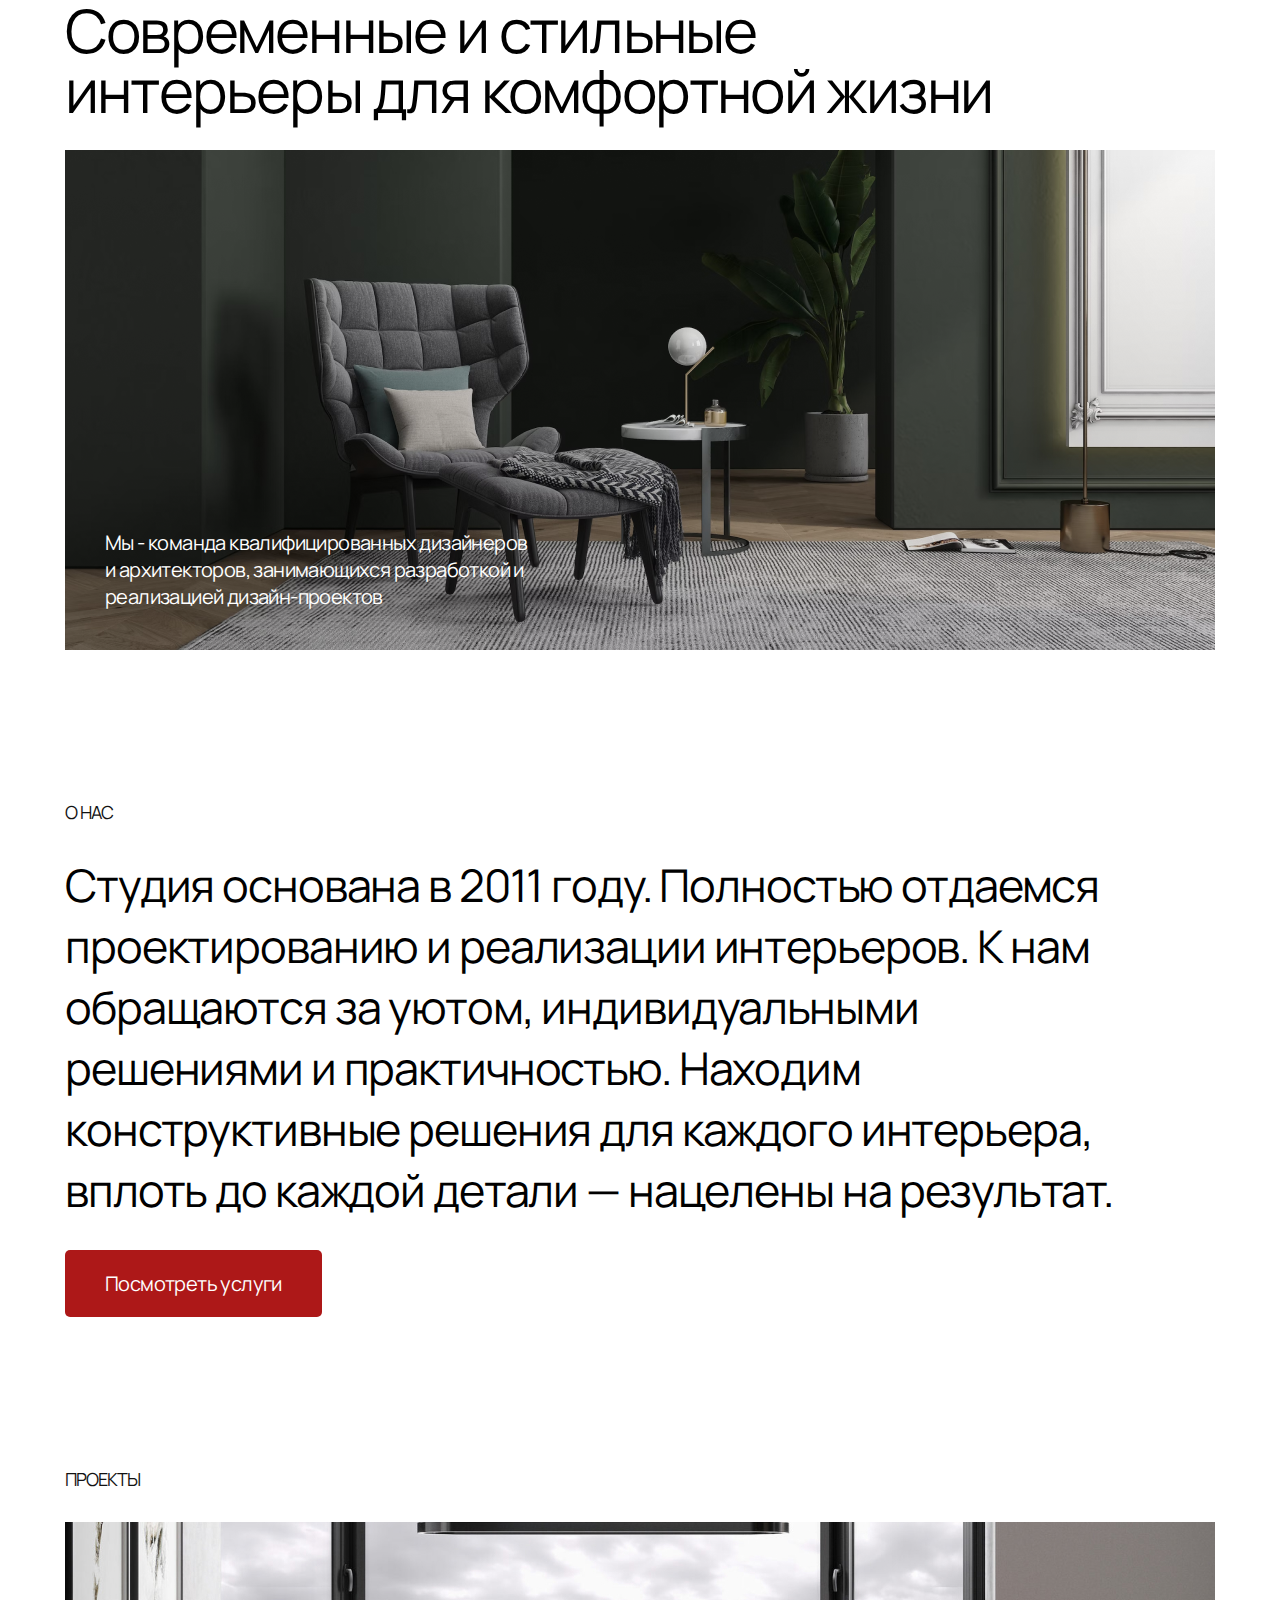
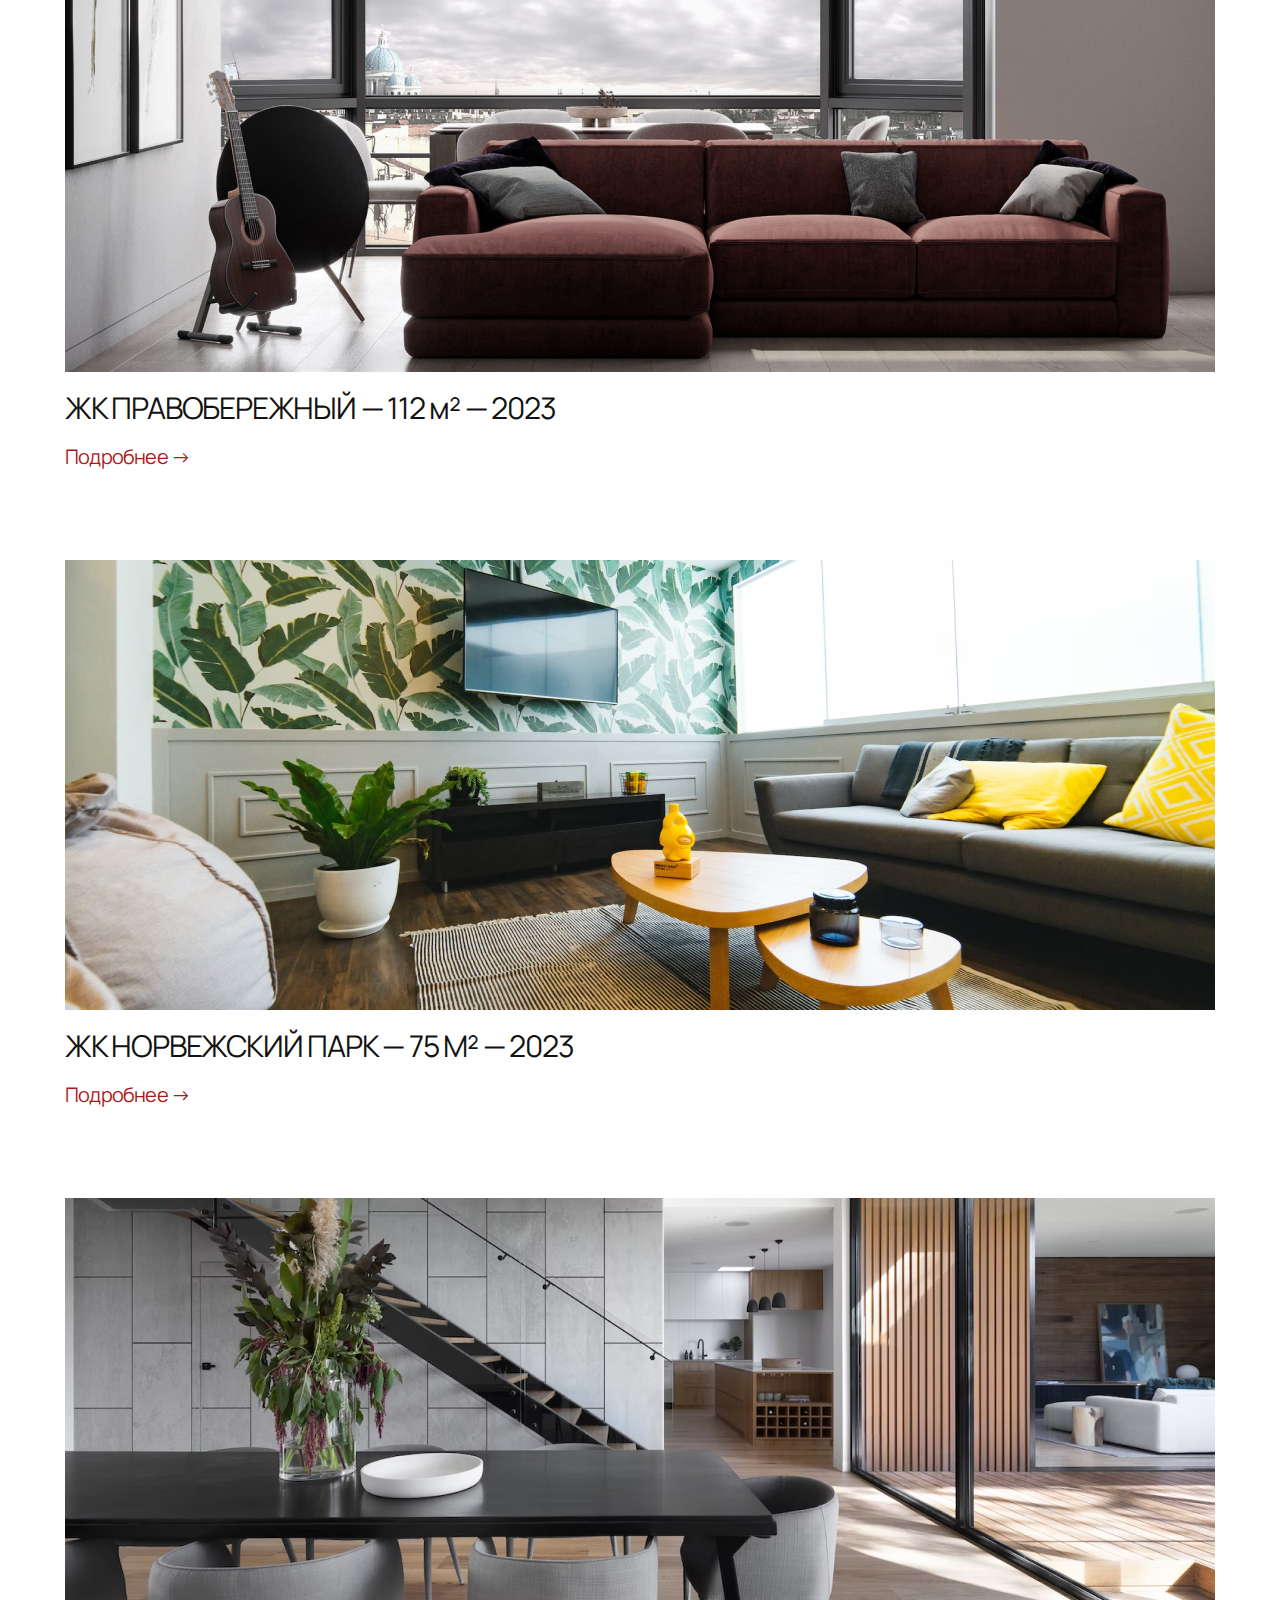
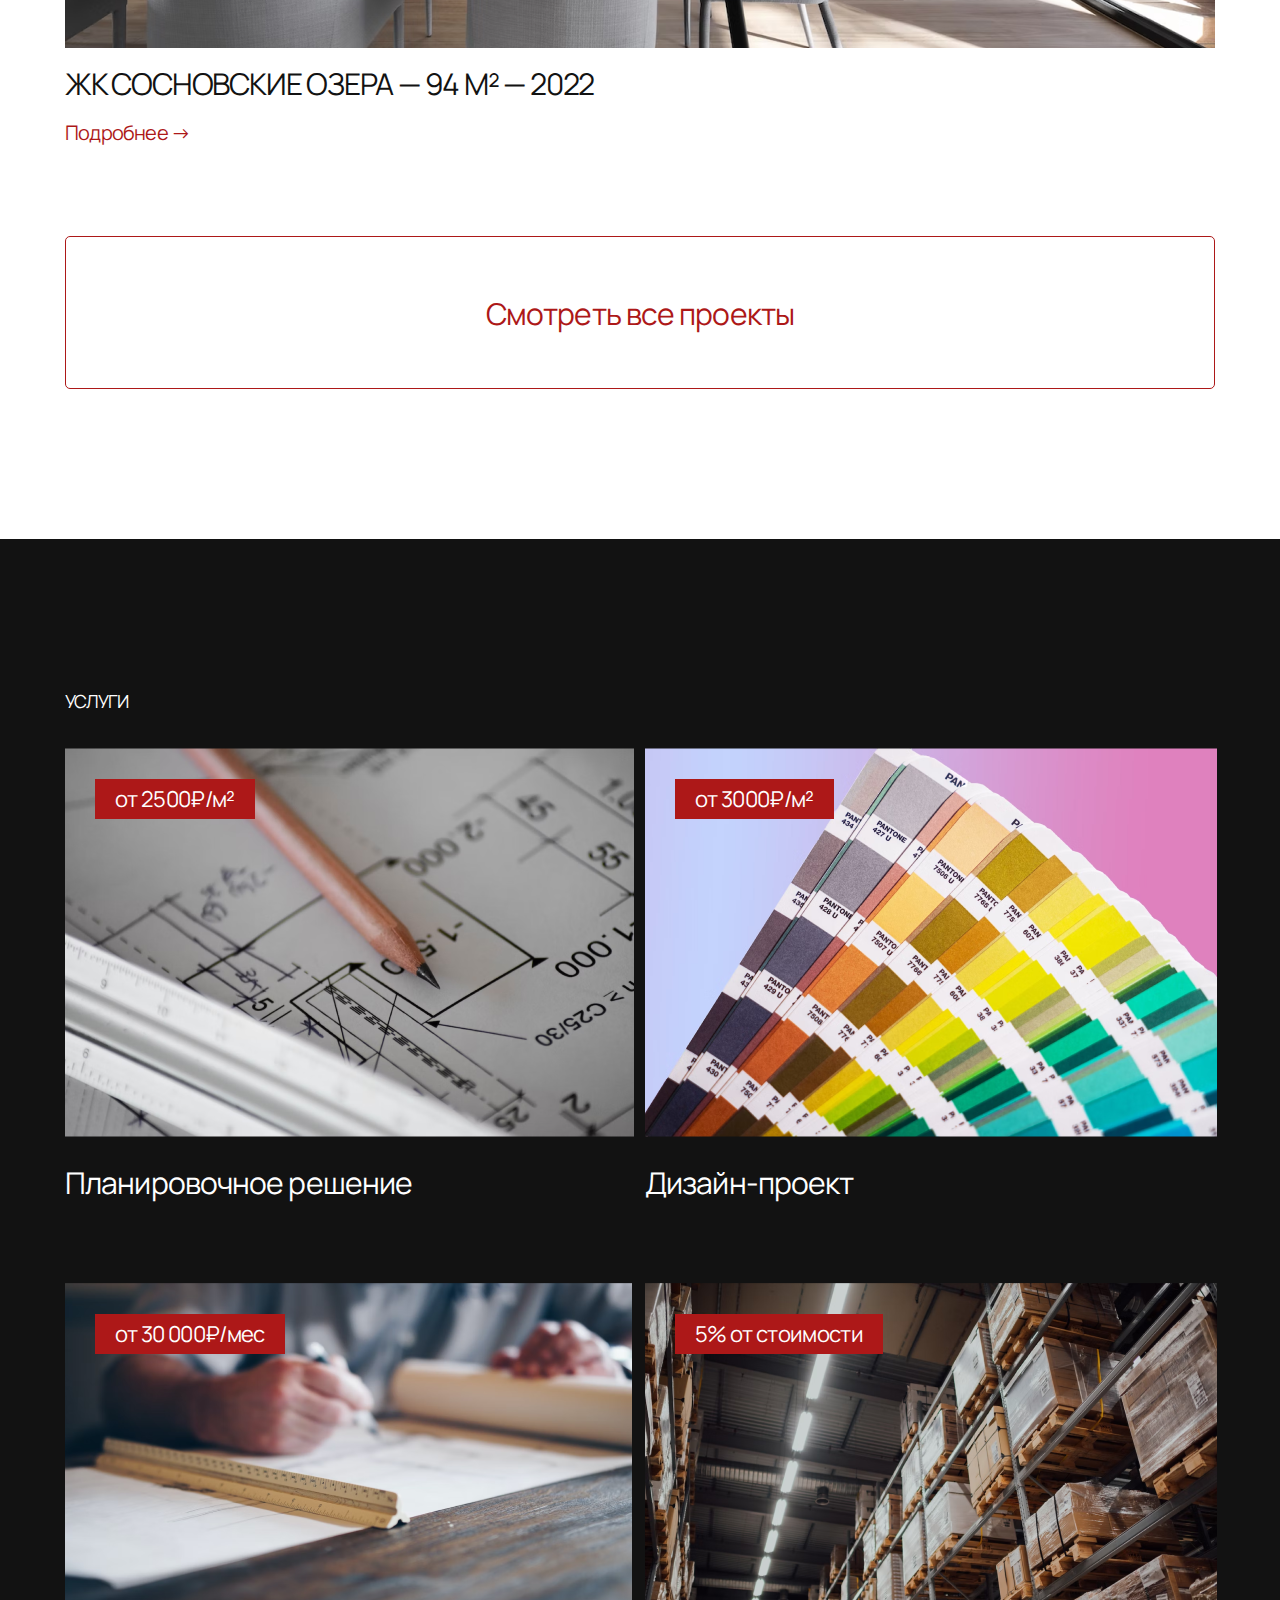
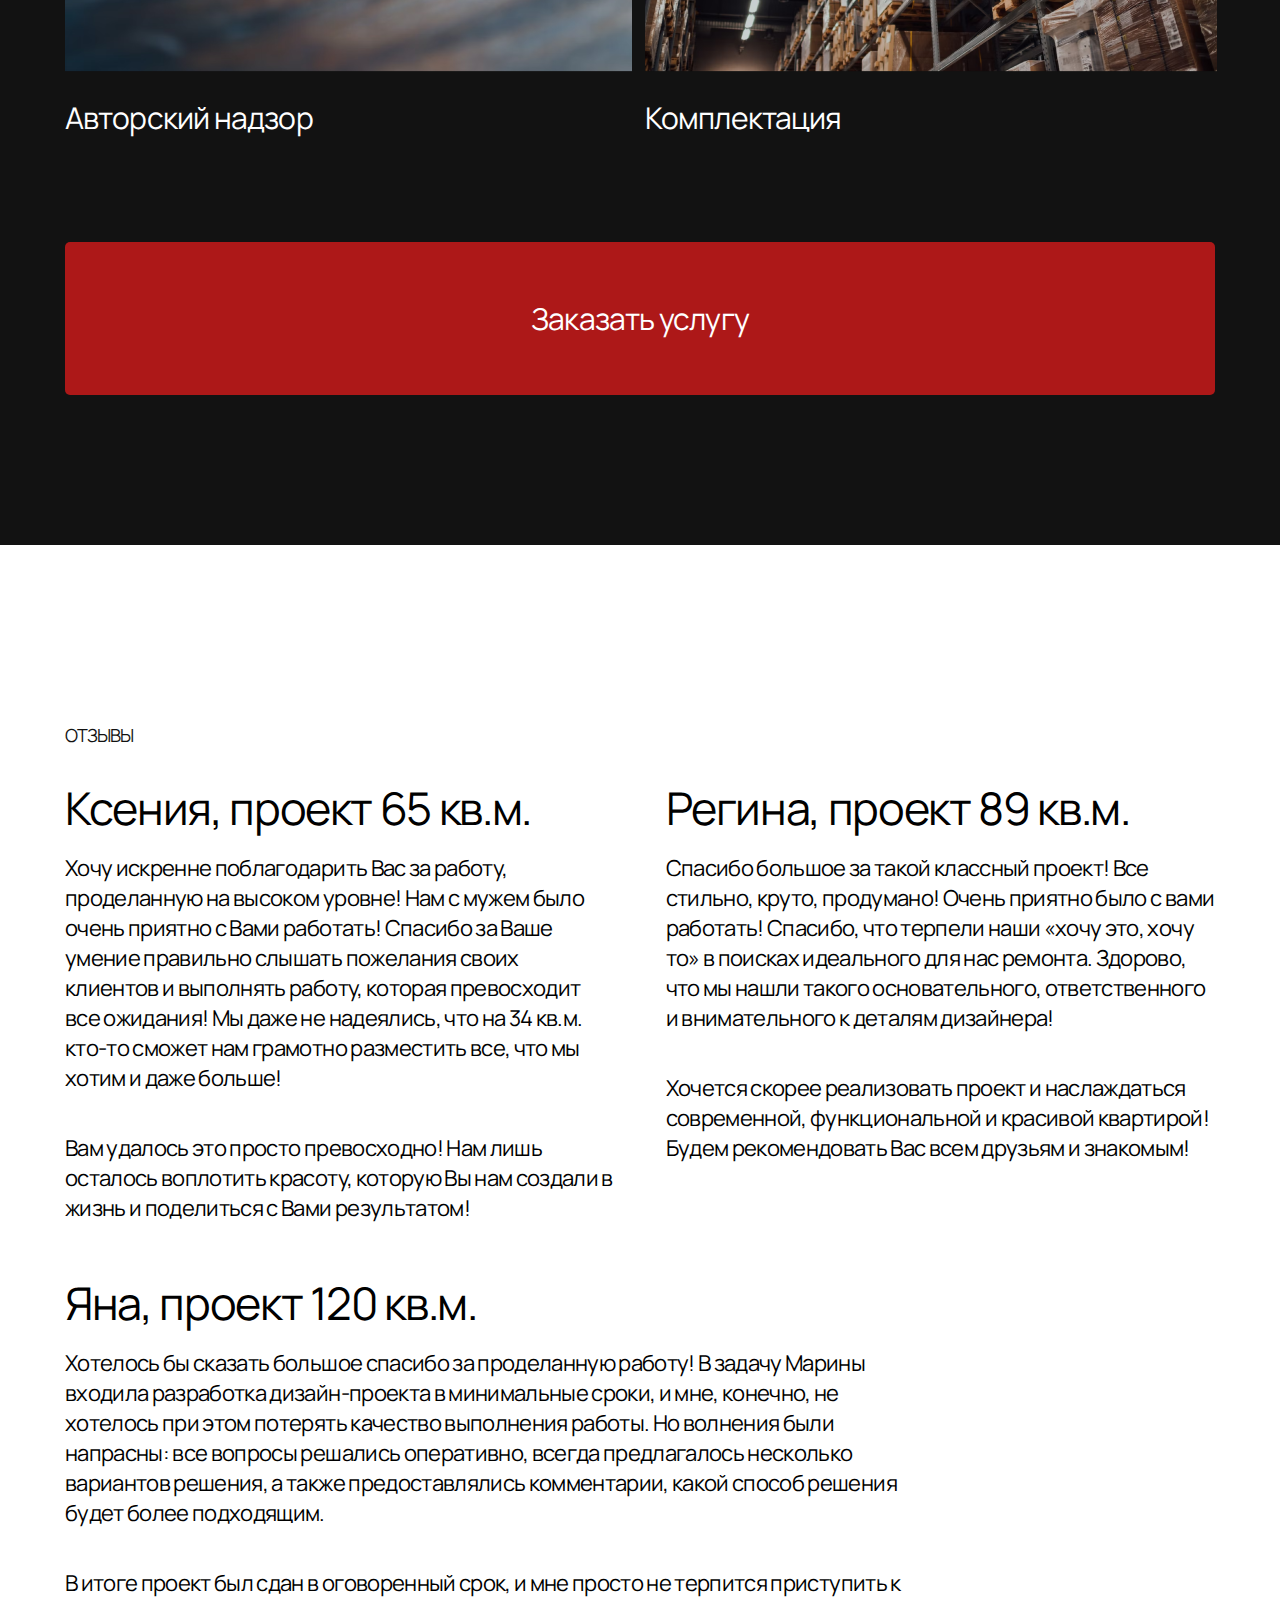
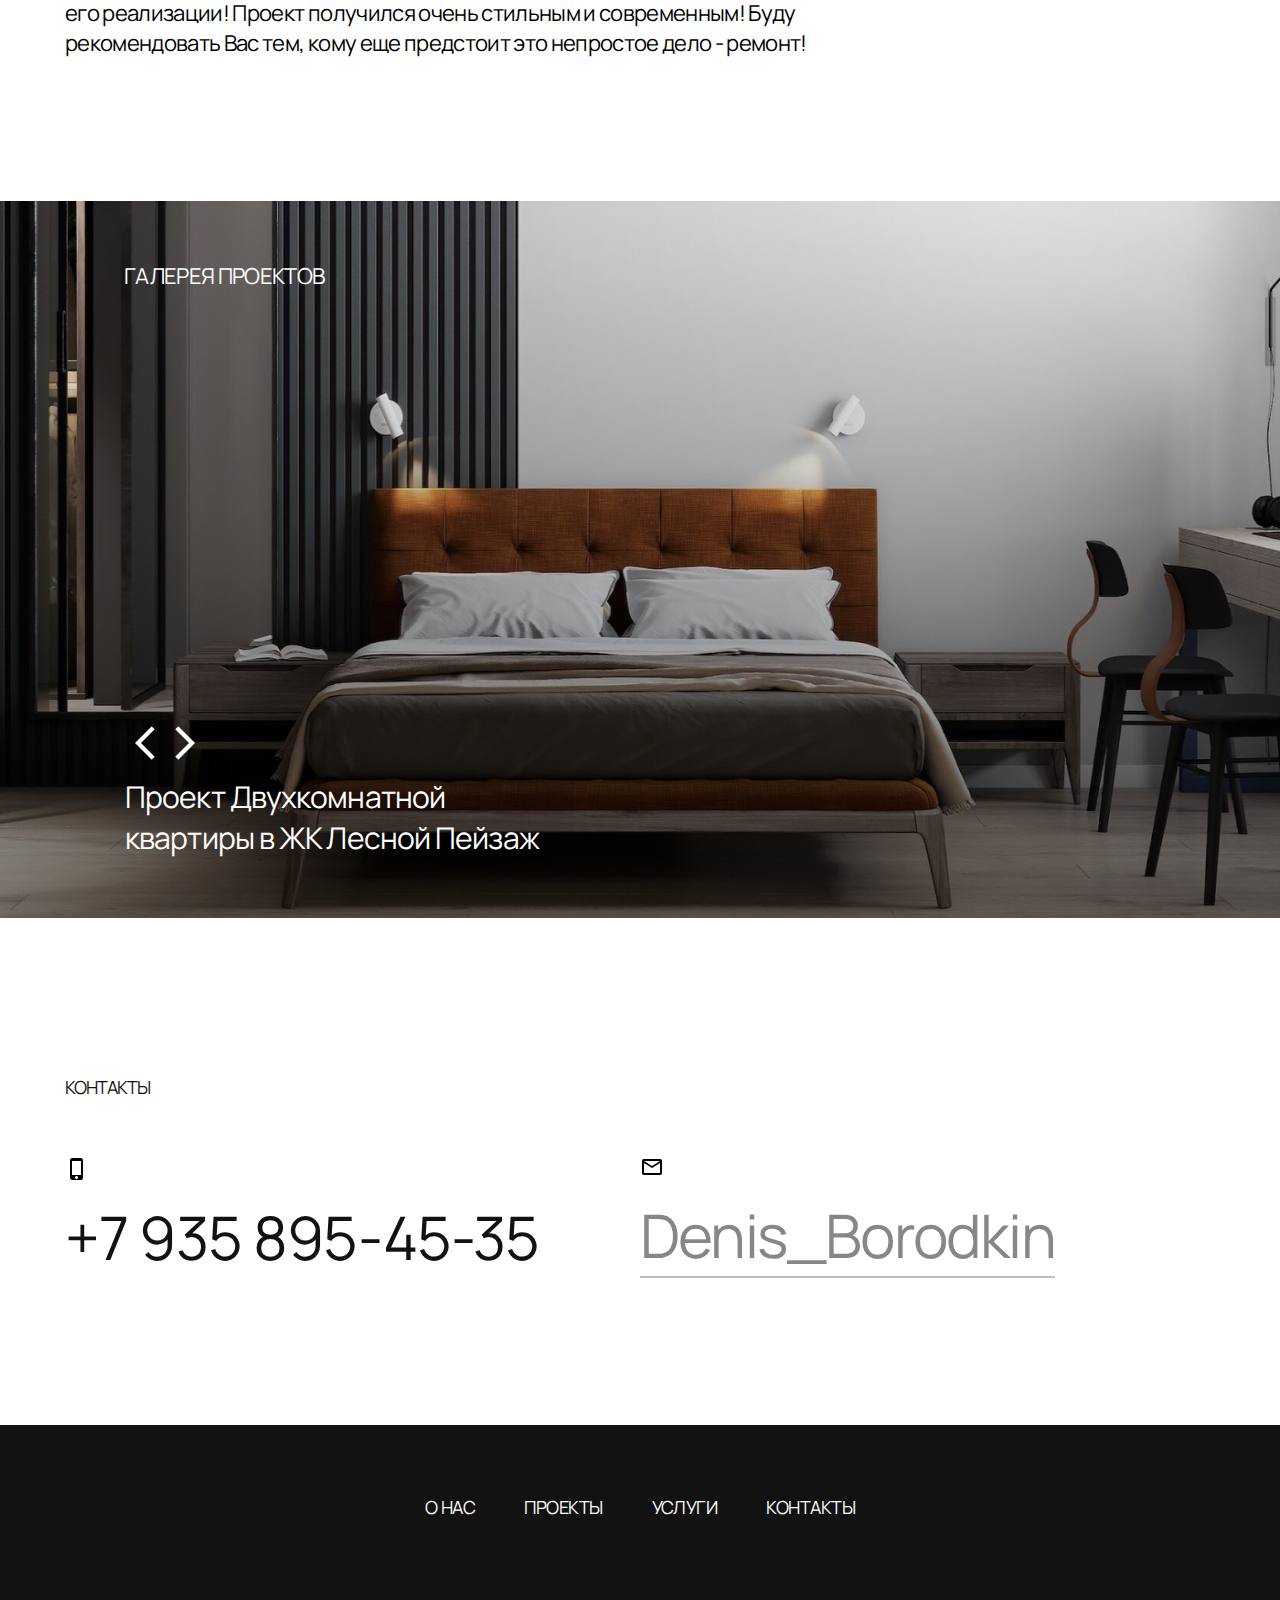
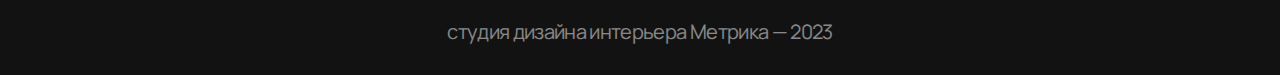
<file: index.html>
<!DOCTYPE html>
<html lang="ru">
  <head>
    <title>Метрика</title>
    <link rel="icon" href="/img/Метрика_title.png" type="image/png" />
    <meta http-equiv="Content-type" content="text/html;charset = UTF-8" />
    <meta name="viewport" content="width=device-width, initial-scale=1.0" />
    <link rel="preconnect" href="https://fonts.googleapis.com" />
    <link rel="preconnect" href="https://fonts.gstatic.com" crossorigin />
    <link
      href="https://fonts.googleapis.com/css2?family=Manrope&display=swap"
      rel="stylesheet"
    />
    <link rel="stylesheet" href="./css/style.css" />
  </head>

  <body>
    

<!--
<header class="header">
  <div class="container">
    <div class="header__logo">
      <a href="#"
        ><img src="./img/Метрика_logo.png" alt="Логотип сайта Метрика"
      /></a>
    </div>
    <nav class="header__nav">
      <ul>
        <li class="header__nav_active-item">
          <a href="#description">О НАС</a>
        </li>
        <li><a href="#projects">ПРОЕКТЫ</a></li>
        <li><a href="#services">УСЛУГИ</a></li>
        <li><a href="#contacts">КОНТАКТЫ</a></li>
      </ul>
    </nav>
  </div>
</header>
-->





    <!--Подключение файла header.html-->
    <main>
      <section class="hero">
        <div class="container">
          <h1 class="hero__title">
            Современные и стильные интерьеры для комфортной жизни
          </h1>

          <div class="hero__bg">
            <p>
              Мы - команда квалифицированных дизайнеров и архитекторов,
              занимающихся разработкой и реализацией дизайн-проектов
            </p>
          </div>
        </div>
      </section>

      <section id="description" class="description-block">
        <div class="container">
          <h2 class="description-block__title title">о нас</h2>
          <p class="description-block__text">
            Студия основана в 2011 году. Полностью отдаемся проектированию и
            реализации интерьеров. К нам обращаются за уютом, индивидуальными
            решениями и практичностью. Находим конструктивные решения для
            каждого интерьера, вплоть до каждой детали — нацелены на результат.
          </p>
          <a href="#" class="description-block__link">Посмотреть услуги</a>
        </div>
      </section>

      <section id="projects" class="projects-block">
        <div class="container">
          <h2 class="projects-block__title title">проекты</h2>
          <ul class="projects-block__cards">
            <li>
              <picture>
                <source
                  media="(max-width:767px)"
                  srcset="./img/projects-1_phone.png"
                />
                <source
                  media="(max-width:1199px)"
                  srcset="./img/projects-1_tablet.png"
                />
                <img
                  src="./img/projects-1.png"
                  alt="Красивая гостинная, с большим диваном"
                />
              </picture>
              <article>
                <h3>ЖК ПРАВОБЕРЕЖНЫЙ — 112 м² — 2023</h3>
                <a href="#">Подробнее →</a>
              </article>
            </li>
            <li>
              <picture>
                <source
                  media="(max-width:767px)"
                  srcset="./img/projects-2_phone.png"
                />
                <source
                  media="(max-width:1199px)"
                  srcset="./img/projects-2_tablet.png"
                />
                <img
                  src="./img/projects-2.png"
                  alt="Комната с интересным дизайном"
                />
              </picture>
              <article>
                <h3>ЖК НОРВЕЖСКИЙ ПАРК — 75 М² — 2023</h3>
                <a href="#">Подробнее →</a>
              </article>
            </li>
            <li>
              <picture>
                <source
                  media="(max-width:767px)"
                  srcset="./img/projects-3_phone.png"
                />
                <source
                  media="(max-width:1199px)"
                  srcset="./img/projects-3_tablet.png"
                />
                <img
                  src="./img/projects-3.png"
                  alt="Стильная двухЪуровневая квартира"
                />
              </picture>
              <article>
                <h3>ЖК СОСНОВСКИЕ ОЗЕРА — 94 М² — 2022</h3>
                <a href="#">Подробнее →</a>
              </article>
            </li>
          </ul>
          <a href="#" class="projects-block__footer-link"
            >Смотреть все проекты</a
          >
        </div>
      </section>

      <section id="services" class="services-block">
        <div class="container">
          <h2 class="services-block__title title">услуги</h2>
          <ul class="services-block__items">
            <li>
              <img
                src="./img/servises-img_flex-1.png"
                alt="Картинка с примерами чертежей"
              />
              <h3>Планировочное решение</h3>
              <p>от 2500₽/м²</p>
            </li>
            <li>
              <img src="./img/servises-img_flex-2.png" alt="Палитра цветов" />
              <h3>Дизайн-проект</h3>
              <p>от 3000₽/м²</p>
            </li>
            <li>
              <img
                src="./img/servises-img_flex-3.png"
                alt="Человек проверяющий чертежи"
              />
              <h3>Авторский надзор</h3>
              <p>от 30 000₽/мес</p>
            </li>
            <li>
              <img src="./img/servises-img_flex-4.png" alt="Палитра цветов" />
              <h3>Комплектация</h3>
              <p>5% от стоимости</p>
            </li>
          </ul>
          <button>Заказать услугу</button>
        </div>
      </section>
      <section class="reviews-block">
        <div class="container">
          <h2 class="reviews-block__title title">отзывы</h2>
          <div class="reviews-block__row">
            <div class="reveiws-column">
              <h3 class="reveiws-column__title">Ксения, проект 65 кв.м.</h3>
              <p class="reveiws-column__text">
                Хочу искренне поблагодарить Вас за работу, проделанную на
                высоком уровне! Нам с мужем было очень приятно с Вами работать!
                Спасибо за Ваше умение правильно слышать пожелания своих
                клиентов и выполнять работу, которая превосходит все ожидания!
                Мы даже не надеялись, что на 34 кв.м. кто-то сможет нам грамотно
                разместить все, что мы хотим и даже больше!
              </p>
              <p class="reveiws-column__text">
                Вам удалось это просто превосходно! Нам лишь осталось воплотить
                красоту, которую Вы нам создали в жизнь и поделиться с Вами
                результатом!
              </p>
            </div>
            <div class="reveiws-column">
              <h3 class="reveiws-column__title">Регина, проект 89 кв.м.</h3>
              <p class="reveiws-column__text">
                Спасибо большое за такой классный проект! Все стильно, круто,
                продумано! Очень приятно было с вами работать! Спасибо, что
                терпели наши «хочу это, хочу то» в поисках идеального для нас
                ремонта. Здорово, что мы нашли такого основательного,
                ответственного и внимательного к деталям дизайнера!
              </p>
              <p class="reveiws-column__text">
                Хочется скорее реализовать проект и наслаждаться современной,
                функциональной и красивой квартирой! Будем рекомендовать Вас
                всем друзьям и знакомым!
              </p>
            </div>
          </div>
          <div class="reviews-block__row">
            <div class="reveiws-column">
              <h3 class="reveiws-column__title">Яна, проект 120 кв.м.</h3>
              <p class="reveiws-column__text">
                Хотелось бы сказать большое спасибо за проделанную работу! В
                задачу Марины входила разработка дизайн-проекта в минимальные
                сроки, и мне, конечно, не хотелось при этом потерять качество
                выполнения работы. Но волнения были напрасны: все вопросы
                решались оперативно, всегда предлагалось несколько вариантов
                решения, а также предоставлялись комментарии, какой способ
                решения будет более подходящим.
              </p>
              <p class="reveiws-column__text">
                В итоге проект был сдан в оговоренный срок, и мне просто не
                терпится приступить к его реализации! Проект получился очень
                стильным и современным! Буду рекомендовать Вас тем, кому еще
                предстоит это непростое дело - ремонт!
              </p>
            </div>
          </div>
        </div>
      </section>
      <section class="gallery-block">
        <div class="gallery">
          <div class="container">
            <h2 class="gallery__title">галерея проектов</h2>
            <div class="gallery__controls">
              <button class="gallery__control-prev"></button>
              <button class="gallery__control-next"></button>
            </div>
          </div>
          <div class="gallery__slides">
            <div class="gallery__slide gallery__slide_active">
              <img
                src="./img/gallery-img_1.png"
                alt="Проект  Двухкомнатной квартиры"
              />
              <div class="container">
                <p class="gallery__text">
                  Проект Двухкомнатной квартиры в ЖК Лесной Пейзаж
                </p>
              </div>
            </div>
            <div class="gallery__slide">
              <img src="./img/gallery-img_2.png" alt="Проект гостиной" />
              <div class="container">
                <p class="gallery__text">Проект гостиной в ЖК Маяк</p>
              </div>
            </div>
            <div class="gallery__slide">
              <img
                src="./img/gallery-img_3.png"
                alt="Визуализация кухни-гостиной"
              />
              <div class="container">
                <p class="gallery__text">
                  Визуализация кухни-гостиной в частном доме
                </p>
              </div>
            </div>
            <div class="gallery__slide">
              <img
                src="./img/gallery-img_4.png"
                alt="Проект кухни в скандинавском стиле"
              />
              <div class="container">
                <p class="gallery__text">
                  Проект кухни в скандинавском стиле для ЖК Северный Ветер
                </p>
              </div>
            </div>
          </div>
        </div>
      </section>
      <section id="contacts" class="contacts-block">
        <div class="container">
          <h2 class="contacts-block__title title">Контакты</h2>
          <article class="contacts-block__numbers">
            <p class="contacts-block__numbers_phone">
              <a href="tel:+7 935 895-45-35">+7 935 895-45-35</a>
            </p>
            <p class="contacts-block__numbers_email">
              <a Denis_Borodkin href="https://t.me/Denis_Borodkin" target="blank">Denis_Borodkin</a>
            </p>
          </article>
        </div>
      </section>
    </main>
    <footer class="footer">
  <div class="container">
    <div class="footer-inner">
      <nav class="nav">
        <a class="nav__link" href="#">О НАС</a>
        <a class="nav__link" href="#">ПРОЕКТЫ</a>
        <a class="nav__link" href="#">УСЛУГИ</a>
        <a class="nav__link" href="#">КОНТАКТЫ</a>
      </nav>
      <p class="footer__text">студия дизайна интерьера Метрика — 2023</p>
    </div>
  </div>
</footer>
<!--Подключение файла footer.html-->
    <script src="./js/gallery.js"></script>
  </body>
</html>
</file>
<file: css/style.css>
* {
  padding: 0;
  margin: 0;
  border: 0; }

*,
*::before,
*::after {
  -moz-box-sizing: border-box;
  -webkit-box-sizing: border-box;
  box-sizing: border-box; }

:focus,
:active {
  outline: none; }

a:focus,
a:active {
  outline: none; }

nav,
footer,
header,
aside {
  display: block; }

html,
body {
  height: 100%;
  width: 100%;
  font-size: 100%;
  line-height: 100%;
  font-size: 14px;
  -ms-text-size-adjust: 100%;
  -moz-text-size-adjust: 100%;
  -webkit-text-size-adjust: 100%; }

input,
button,
textarea {
  font-family: inherit; }

input::-ms-clear {
  display: none; }

button {
  cursor: pointer; }

button::-moz-focus-inner {
  padding: 0;
  border: 0; }

a,
a:visited {
  text-decoration: none; }

a:hover {
  text-decoration: none; }

ul li {
  list-style: none; }

img {
  vertical-align: top; }

h1,
h2,
h3,
h4,
h5,
h6 {
  font-weight: 400;
  font-family: inherit; }

html {
  scroll-behavior: smooth; }

body {
  width: 100%;
  font-family: "Manrope", sans-serif;
  background-color: #ffffff; }

.container {
  max-width: 1150px;
  margin: 0 auto; }

.title {
  text-transform: uppercase;
  font-size: 18px;
  line-height: 25px;
  letter-spacing: -0.055em;
  color: #121212; }

.header {
  margin-bottom: 70px;
  margin-top: 33px; }
  .header__logo {
    display: inline-block;
    margin-right: 555px; }
    .header__logo img {
      display: block;
      width: 127px;
      height: 23px; }
  .header__nav {
    display: inline-block;
    vertical-align: top; }
    .header__nav ul li {
      display: inline-block;
      margin-right: 54px; }
      .header__nav ul li a {
        font-size: 18px;
        line-height: 25px;
        letter-spacing: -0.03em;
        color: #121212;
        text-transform: uppercase; }
    .header__nav ul li:last-child {
      margin-right: 0; }
    .header__nav ul li.header__nav_active-item {
      border-bottom: 1px solid #000000;
      opacity: 0.5; }

.hero {
  margin-bottom: 150px; }
  .hero__title {
    margin-bottom: 30px;
    width: 956px;
    font-size: 60px;
    line-height: 60px;
    letter-spacing: -0.03em; }
  .hero__bg {
    width: 100%;
    height: 500px;
    position: relative;
    background-image: url("../img/hero-bg.png");
    background-repeat: no-repeat;
    background-position: 50%;
    background-size: cover; }
    .hero__bg p {
      width: 430px;
      position: absolute;
      left: 40px;
      bottom: 40px;
      color: #ffffff;
      font-size: 20px;
      line-height: 27px;
      letter-spacing: -0.03em; }

@media (max-width: 1199px) {
  .hero {
    margin-bottom: 120px; }
    .hero__title {
      width: 802px;
      font-size: 50px;
      line-height: 60px; }
    .hero__bg {
      width: 100%;
      height: 400px; }
      .hero__bg p {
        left: 42px;
        bottom: 30px; } }

@media (min-width: 767px) and (max-width: 850px) {
  .hero__title {
    width: 760px; } }

@media (max-width: 767px) {
  .hero {
    margin-top: 61px;
    margin-bottom: 80px; }
    .hero__title {
      margin-bottom: 25px;
      width: 337px;
      font-size: 30px;
      line-height: 32px; }
    .hero__bg {
      height: 310px; }
      .hero__bg p {
        width: 300px;
        left: 15px;
        bottom: 15px;
        line-height: 22px;
        font-size: 16px; } }

@media (max-width: 400px) {
  .hero__bg {
    background-image: url("../img/hero__bg_phone400.png"); } }

.description-block {
  margin-bottom: 150px; }
  .description-block__title {
    margin-bottom: 30px; }
  .description-block__text {
    margin-bottom: 29px;
    width: 1048px;
    font-size: 45px;
    line-height: 61px;
    letter-spacing: -0.025em; }
  .description-block__link {
    display: inline-block;
    padding: 20px 40px;
    text-decoration: none;
    background-color: #ad1818;
    color: #ffffff;
    font-size: 20px;
    line-height: 27px;
    border-radius: 5px;
    letter-spacing: -0.03em; }

@media (max-width: 1199px) {
  .description-block {
    margin-bottom: 120px; }
    .description-block__text {
      width: 690px;
      font-size: 35px;
      line-height: 48px; } }

@media (max-width: 767px) {
  .description-block {
    margin-bottom: 80px; }
    .description-block__title {
      margin-bottom: 20px;
      font-size: 14px;
      line-height: 19px; }
    .description-block__text {
      width: 100%;
      font-size: 22px;
      line-height: 30px; }
    .description-block__link {
      padding: 15px 27px;
      border-radius: 4px;
      font-size: 16px; } }

.projects-block {
  margin-bottom: 150px; }
  .projects-block__title {
    margin-bottom: 30px; }
  .projects-block__cards {
    margin-bottom: 90px; }
    .projects-block__cards li {
      margin-bottom: 90px; }
      .projects-block__cards li img {
        margin-bottom: 15px; }
      .projects-block__cards li article h3 {
        margin-bottom: 15px;
        font-size: 30px;
        line-height: 41px;
        letter-spacing: -0.04em;
        color: #121212; }
      .projects-block__cards li article a {
        font-size: 20px;
        line-height: 27px;
        letter-spacing: -0.04em;
        color: #ad1818;
        text-decoration: none; }
    .projects-block__cards li:last-child {
      margin-bottom: 0; }
  .projects-block__footer-link {
    display: block;
    height: 153px;
    font-size: 30px;
    line-height: 153px;
    letter-spacing: -0.03em;
    text-align: center;
    text-decoration: none;
    color: #ad1818;
    border: 1px solid #ad1818;
    border-radius: 5px; }
    .projects-block__footer-link:hover {
      background-color: #ad1818;
      color: #ffffff; }

@media (max-width: 1199px) {
  .projects-block {
    margin-bottom: 100px; }
    .projects-block__title {
      margin-bottom: 30px;
      font-size: 18px; }
    .projects-block__cards {
      margin-bottom: 100px; }
      .projects-block__cards li {
        margin-bottom: 80px; }
        .projects-block__cards li img {
          width: 100%;
          height: 450px; }
        .projects-block__cards li article h3 {
          font-size: 25px; }
        .projects-block__cards li article a {
          font-size: 20px; }
      .projects-block__cards li:last-child {
        margin-bottom: 0; } }

@media (max-width: 767px) {
  .projects-block {
    margin-bottom: 80px; }
    .projects-block__title {
      margin-bottom: 20px;
      font-size: 14px;
      line-height: 19px; }
    .projects-block__cards {
      margin-bottom: 60px; }
      .projects-block__cards li {
        margin-bottom: 49px; }
        .projects-block__cards li img {
          margin-bottom: 20px;
          width: 100%;
          height: 250px; }
        .projects-block__cards li article h3 {
          font-size: 18px; }
        .projects-block__cards li article a {
          font-size: 16px; }
      .projects-block__cards li:last-child {
        margin-bottom: 0; }
    .projects-block__footer-link {
      height: 100px;
      border-radius: 4px;
      line-height: 100px;
      font-size: 22px; } }

.services-block {
  margin-bottom: 178px;
  padding-top: 150px;
  padding-bottom: 150px;
  background-color: #121212;
  color: #ffffff; }
  .services-block__title {
    margin-bottom: 34px;
    color: #ffffff; }
  .services-block__items {
    margin-bottom: 104px;
    display: -webkit-box;
    display: -ms-flexbox;
    display: flex;
    -webkit-box-pack: justify;
    -ms-flex-pack: justify;
    justify-content: space-between;
    -ms-flex-wrap: wrap;
    flex-wrap: wrap;
    row-gap: 80px; }
    .services-block__items li {
      width: calc(50% - 5px);
      position: relative; }
      .services-block__items li:last-child {
        margin-bottom: 0; }
      .services-block__items li img {
        margin-bottom: 25px; }
      .services-block__items li h3 {
        font-size: 30px;
        line-height: 41px;
        letter-spacing: -0.03em; }
      .services-block__items li p {
        height: 40px;
        padding: 0px 20px;
        position: absolute;
        top: 31px;
        left: 30px;
        background-color: #ad1818;
        font-size: 22px;
        line-height: 40px;
        letter-spacing: -0.03em;
        color: #fff; }
  .services-block button {
    width: 100%;
    height: 153px;
    border-radius: 5px;
    text-align: center;
    font-size: 30px;
    line-height: 153px;
    letter-spacing: -0.03em;
    color: #fff;
    background-color: #ad1818; }

@media (max-width: 1199px) {
  .services-block {
    margin-bottom: 100px;
    padding: 151px 23px 120px 27px; }
    .services-block__items {
      margin-bottom: 80px; }
      .services-block__items li img {
        width: 100%;
        margin-bottom: 25px; }
      .services-block__items li h3 {
        font-size: 25px;
        line-height: 34px; }
      .services-block__items li p {
        padding: 7px 26px 6px 27px;
        left: 32px;
        font-size: 20px; } }

@media (max-width: 600px) {
  .services-block {
    margin-bottom: 80px;
    padding: 80px 15px 80px 21px; }
    .services-block__title {
      margin-bottom: 20px;
      font-size: 14px;
      line-height: 19px; }
    .services-block__items {
      margin-bottom: 60px;
      row-gap: 0; }
      .services-block__items li {
        width: 100%;
        margin-bottom: 60px; }
        .services-block__items li img {
          display: block;
          width: 100%;
          margin-bottom: 15px; }
        .services-block__items li h3 {
          font-size: 18px;
          line-height: 25px; }
        .services-block__items li p {
          height: 30px;
          padding: 5px 24px 6px 24px;
          top: 24px;
          left: 24px;
          font-size: 14px;
          line-height: 30px; }
    .services-block button {
      height: 100px;
      border-radius: 4px;
      line-height: 100px;
      font-size: 22px; } }

.reviews-block {
  margin-bottom: 143px; }
  .reviews-block__title {
    margin-bottom: 30px; }
  .reviews-block__row {
    display: -webkit-box;
    display: -ms-flexbox;
    display: flex;
    margin-bottom: 50px;
    -webkit-box-pack: justify;
    -ms-flex-pack: justify;
    justify-content: space-between; }

.reveiws-column {
  width: calc(50% - 25.5px); }
  .reveiws-column__title {
    margin-bottom: 14px;
    font-weight: 400;
    font-size: 45px;
    line-height: 61px;
    letter-spacing: -0.03em;
    color: #000; }
  .reveiws-column__text {
    margin-bottom: 40px;
    font-weight: 400;
    font-size: 22px;
    line-height: 30px;
    letter-spacing: -0.03em;
    color: #000; }
  .reveiws-column__text:last-child {
    margin-bottom: 0; }

.reveiws-column:last-child:nth-child(2n + 1) {
  width: 861px; }

@media (max-width: 1199px) {
  .reviews-block {
    margin-bottom: 120px;
    padding-left: 16px;
    padding-right: 15px; }
    .reviews-block__title {
      margin-bottom: 30px; }
    .reviews-block__row {
      margin-bottom: 80px; }
  .reveiws-column {
    width: calc(50% - 10px); }
    .reveiws-column__title {
      margin-bottom: 25px;
      font-size: 35px;
      line-height: 48px; }
    .reveiws-column__text {
      margin-bottom: 30px;
      font-size: 20px;
      line-height: 27px; }
  .reveiws-column:last-child:nth-child(2n + 1) {
    width: 694px; } }

@media (max-width: 767px) {
  .reviews-block {
    margin-bottom: 80px;
    padding-left: 13px;
    padding-right: 13px; }
    .reviews-block__title {
      margin-bottom: 22px;
      font-size: 14px;
      line-height: 19px; }
    .reviews-block__row {
      -webkit-box-orient: vertical;
      -webkit-box-direction: normal;
      -ms-flex-direction: column;
      flex-direction: column; }
    .reviews-block .reveiws-column {
      margin-bottom: 80px;
      width: 100%; }
      .reviews-block .reveiws-column__title {
        margin-bottom: 10px;
        font-size: 25px;
        line-height: 34px; }
      .reviews-block .reveiws-column__text {
        margin-bottom: 30px;
        font-size: 16px;
        line-height: 22px; }
    .reviews-block .reveiws-column:last-child {
      margin-bottom: 0; }
    .reviews-block .reveiws-column:last-child:nth-child(2n + 1) {
      width: 100%; } }

.gallery-block {
  width: 100%;
  padding: 0;
  margin-bottom: 157px; }

.gallery {
  position: relative;
  width: 100%;
  height: 717px; }
  .gallery__title {
    position: absolute;
    left: 124px;
    top: 60px;
    z-index: 10;
    font-size: 22px;
    line-height: 30px;
    letter-spacing: -0.03em;
    text-transform: uppercase;
    color: #ffffff; }
  .gallery__controls {
    position: absolute;
    left: 125px;
    bottom: 155px;
    display: -webkit-box;
    display: -ms-flexbox;
    display: flex;
    z-index: 20; }
  .gallery__control-prev {
    background-image: url("../img/icon-prev.png");
    width: 40px;
    height: 40px;
    background-position: 50%;
    background-color: transparent; }
    .gallery__control-prev:hover {
      opacity: 0.5; }
  .gallery__control-next {
    background-image: url("../img/icon-prev.png");
    -webkit-transform: rotate(180deg);
    -ms-transform: rotate(180deg);
    transform: rotate(180deg);
    width: 40px;
    height: 40px;
    background-position: 50%;
    background-color: transparent; }
    .gallery__control-next:hover {
      opacity: 0.5; }
  .gallery__slides {
    position: relative;
    width: 100%;
    height: 100%; }
  .gallery__slide {
    position: absolute;
    top: 0;
    left: 0;
    width: 100%;
    height: 100%;
    -o-object-fit: cover;
    object-fit: cover;
    opacity: 0; }
    .gallery__slide img {
      width: 100%;
      height: 100%; }
    .gallery__slide_active {
      opacity: 1; }
  .gallery p {
    width: 443px;
    position: absolute;
    left: 125px;
    bottom: 60px;
    z-index: 10;
    font-size: 30px;
    line-height: 41px;
    letter-spacing: -0.03em;
    color: #ffffff; }

@media (max-width: 1199px) {
  .gallery-block {
    width: 100%;
    margin-bottom: 120px;
    height: 717px; }
  .gallery__title {
    left: 50px;
    top: 80px;
    font-size: 20px;
    line-height: 27px; }
  .gallery__controls {
    bottom: 152px;
    left: 41px; }
  .gallery__slide img {
    min-height: 536px; }
  .gallery__slide p {
    left: 50px;
    bottom: 80px;
    width: 341px;
    font-size: 25px;
    line-height: 34px; } }

@media (max-width: 767px) {
  .gallery-block {
    width: 100%;
    margin-bottom: 80px;
    height: 408px; }
  .gallery {
    height: 408px; }
    .gallery__title {
      left: 12px;
      top: 61px;
      font-size: 14px;
      line-height: 19px; }
    .gallery__controls {
      left: 0;
      bottom: 50%;
      width: 100%;
      -webkit-box-pack: justify;
      -ms-flex-pack: justify;
      justify-content: space-between;
      padding-left: 7px;
      padding-right: 5px; }
  .gallery__slide img {
    min-height: 408px; }
  .gallery__slide p {
    left: 13px;
    bottom: 60px;
    width: 287px;
    font-size: 19px;
    line-height: 26px; } }

.contacts-block {
  margin-bottom: 150px; }
  .contacts-block__numbers {
    margin-top: 25px;
    display: -webkit-box;
    display: -ms-flexbox;
    display: flex; }
    .contacts-block__numbers_phone::before, .contacts-block__numbers_email::before {
      content: "";
      display: block;
      margin-bottom: 26px;
      width: 24px;
      height: 24px;
      background-repeat: no-repeat;
      background-size: contain;
      background-position: center; }
    .contacts-block__numbers_phone {
      width: 50%;
      display: block;
      margin-top: 32px;
      font-size: 60px;
      line-height: 60px;
      letter-spacing: -0.014em; }
      .contacts-block__numbers_phone::before {
        background-image: url("../img/icon-phone.png"); }
      .contacts-block__numbers_phone a {
        color: #121212; }
    .contacts-block__numbers_email {
      width: 50%;
      display: block;
      margin-top: 30px;
      padding-bottom: 10px;
      font-size: 60px;
      line-height: 60px;
      letter-spacing: -0.03em; }
      .contacts-block__numbers_email::before {
        background-image: url("../img/icon-mail.png");
        background-position: bottom;
        background-position: 50% 100%; }
      .contacts-block__numbers_email a {
        color: #121212;
        opacity: 0.5;
        border-bottom: 2px solid rgba(0, 0, 0, 0.5); }

@media (max-width: 1199px) {
  .contacts-block {
    margin-bottom: 120px; }
    .contacts-block__numbers_phone {
      font-size: 45px;
      margin-bottom: 20px; }
    .contacts-block__numbers_email {
      font-size: 45px; } }

@media (max-width: 767px) {
  .contacts-block {
    margin-bottom: 80px;
    min-height: 227px; }
    .contacts-block__title {
      font-size: 14px;
      line-height: 19px; }
    .contacts-block__numbers {
      -webkit-box-orient: vertical;
      -webkit-box-direction: normal;
      -ms-flex-direction: column;
      flex-direction: column; }
      .contacts-block__numbers_phone {
        min-width: 300px;
        font-size: 35px;
        line-height: 46px; }
      .contacts-block__numbers_numbers_email {
        font-size: 35px;
        line-height: 46px; }
      .contacts-block__numbers a {
        opacity: 1;
        border-bottom: 0px none; } }

.footer {
  padding-top: 60px;
  padding-bottom: 30px;
  background-color: #121212; }
  .footer__text {
    text-align: center;
    font-size: 20px;
    line-height: 27px;
    letter-spacing: -0.033em;
    opacity: 0.5;
    color: #ffffff; }

.footer-inner {
  display: -webkit-box;
  display: -ms-flexbox;
  display: flex;
  -webkit-box-orient: vertical;
  -webkit-box-direction: normal;
  -ms-flex-direction: column;
  flex-direction: column; }

.nav {
  width: 450px;
  margin: 0 auto;
  margin-bottom: 88px;
  display: -webkit-box;
  display: -ms-flexbox;
  display: flex;
  -webkit-box-pack: justify;
  -ms-flex-pack: justify;
  justify-content: space-between; }
  .nav__link {
    display: block;
    padding: 10px;
    font-size: 18px;
    line-height: 25px;
    color: #ffffff;
    letter-spacing: -0.03em; }
    .nav__link :hover {
      opacity: 0.5; }

@media (max-width: 767px) {
  .footer {
    padding-top: 30px;
    padding-bottom: 26px; }
    .footer__text {
      font-size: 13px;
      line-height: 18px; }
  .nav {
    width: 281px;
    margin-bottom: 41px; }
    .nav__link {
      font-size: 12px;
      line-height: 16px; } }

@media (max-width: 1199px) {
  .container {
    width: 100%;
    padding-left: 17px;
    padding-right: 15px; } }

@media (max-width: 767px) {
  body {
    background-color: #ffffff; }
  .container {
    padding-left: 13px;
    padding-right: 12px; } }
</file>
